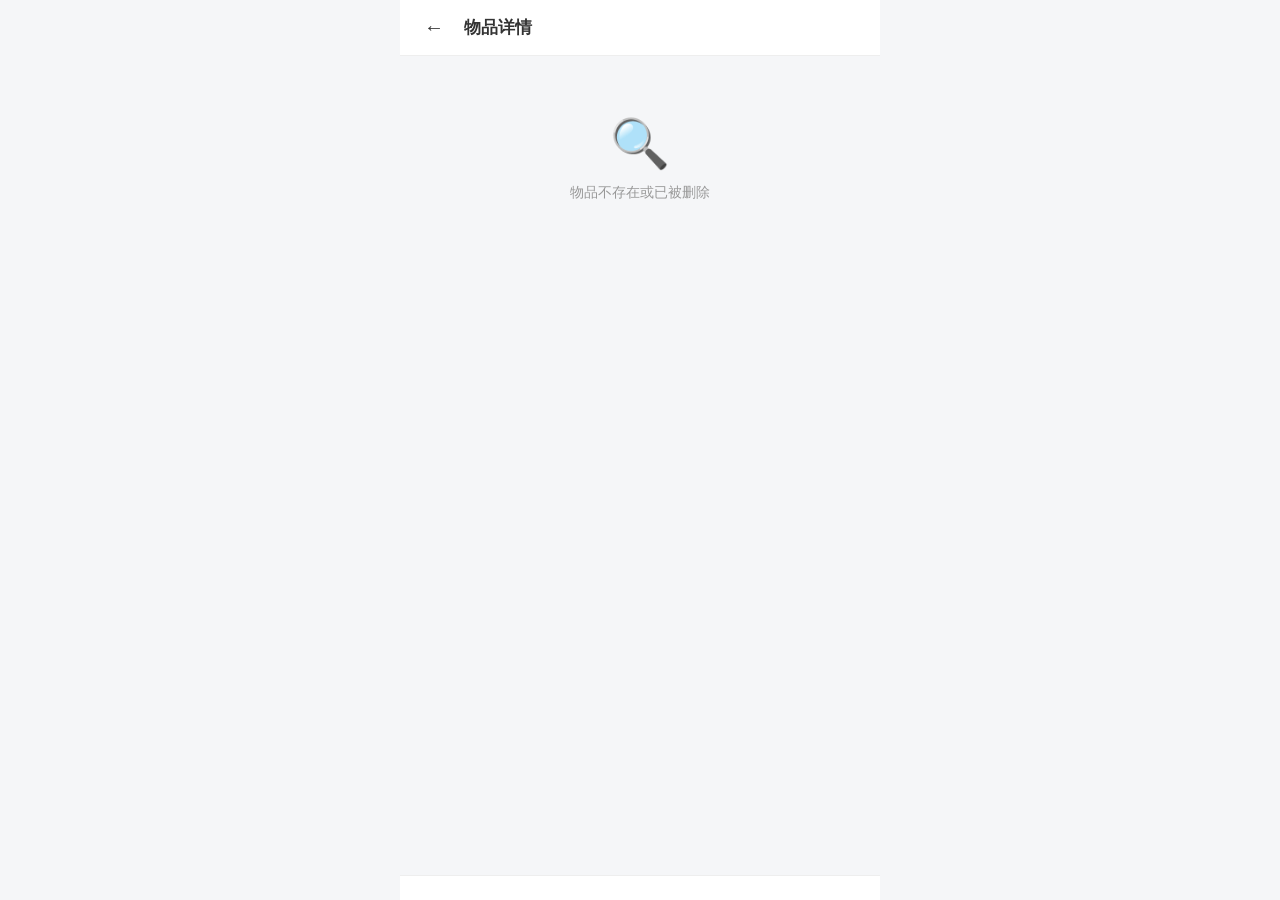
<file: detail.html>
<!DOCTYPE html>
<html lang="zh-CN">
<head>
  <meta charset="UTF-8">
  <meta name="viewport" content="width=device-width, initial-scale=1.0">
  <title>物品详情 - 校园失物招领</title>
  <link rel="stylesheet" href="css/style.css">
</head>
<body data-page="detail">

  <div class="topbar">
    <button class="back-btn" onclick="history.back()">←</button>
    <span class="title">物品详情</span>
  </div>

  <div id="detailRoot"></div>

  <div class="bottom-actions" id="detailActions"></div>

  <script src="js/data.js"></script>
  <script src="js/app.js"></script>
</body>
</html>
</file>
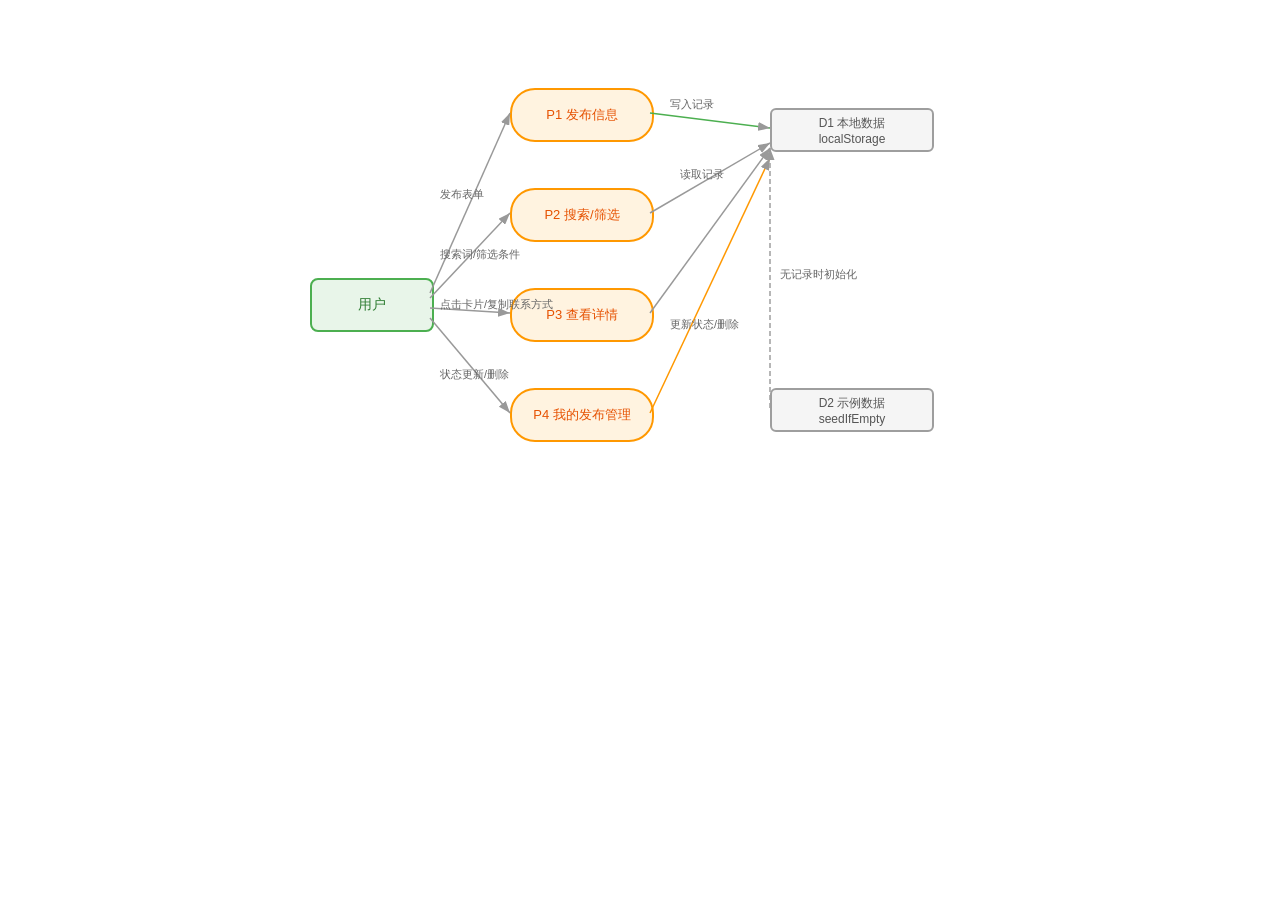
<file: DFD图.html>
<!DOCTYPE html>
<html lang="zh-CN">
<head>
<meta charset="UTF-8">
<style>
body { font-family: "PingFang SC", "Microsoft YaHei", sans-serif; background: #fff; padding: 40px; }
.dfd { position: relative; width: 700px; height: 520px; margin: 0 auto; }
.entity {
  position: absolute;
  width: 120px; height: 50px;
  border: 2px solid #4CAF50; border-radius: 8px;
  display: flex; align-items: center; justify-content: center;
  font-size: 14px; color: #2e7d32; background: #e8f5e9;
  font-weight: 500;
}
.process {
  position: absolute;
  width: 140px; height: 50px;
  border: 2px solid #FF9800; border-radius: 25px;
  display: flex; align-items: center; justify-content: center;
  font-size: 13px; color: #e65100; background: #fff3e0;
  text-align: center;
}
.data-store {
  position: absolute;
  width: 160px; height: 40px;
  border: 2px solid #9e9e9e; border-radius: 6px;
  display: flex; align-items: center; justify-content: center;
  font-size: 12px; color: #555; background: #f5f5f5;
}
.arrow { position: absolute; font-size: 11px; color: #666; }
.label { font-size: 11px; fill: #666; }
</style>
</head>
<body>
<div class="dfd">
  <!-- 外部实体：用户 -->
  <div class="entity" style="left: 20px; top: 230px;">用户</div>

  <!-- 处理过程 -->
  <div class="process" style="left: 220px; top: 40px;">P1 发布信息</div>
  <div class="process" style="left: 220px; top: 140px;">P2 搜索/筛选</div>
  <div class="process" style="left: 220px; top: 240px;">P3 查看详情</div>
  <div class="process" style="left: 220px; top: 340px;">P4 我的发布管理</div>

  <!-- 数据存储 -->
  <div class="data-store" style="left: 480px; top: 60px;">D1 本地数据<br>localStorage</div>
  <div class="data-store" style="left: 480px; top: 340px;">D2 示例数据<br>seedIfEmpty</div>

  <!-- 连线说明用 SVG -->
  <svg style="position:absolute; top:0; left:0; width:700px; height:520px;" viewBox="0 0 700 520">
    <!-- 用户 → P1 -->
    <line x1="140" y1="245" x2="220" y2="65" stroke="#999" stroke-width="1.5" marker-end="url(#arr)"/>
    <text x="150" y="150" class="label">发布表单</text>

    <!-- 用户 → P2 -->
    <line x1="140" y1="250" x2="220" y2="165" stroke="#999" stroke-width="1.5" marker-end="url(#arr)"/>
    <text x="150" y="210" class="label">搜索词/筛选条件</text>

    <!-- 用户 → P3 -->
    <line x1="140" y1="260" x2="220" y2="265" stroke="#999" stroke-width="1.5" marker-end="url(#arr)"/>
    <text x="150" y="260" class="label">点击卡片/复制联系方式</text>

    <!-- 用户 → P4 -->
    <line x1="140" y1="270" x2="220" y2="365" stroke="#999" stroke-width="1.5" marker-end="url(#arr)"/>
    <text x="150" y="330" class="label">状态更新/删除</text>

    <!-- P1 → D1 -->
    <line x1="360" y1="65" x2="480" y2="80" stroke="#4CAF50" stroke-width="1.5" marker-end="url(#arr)"/>
    <text x="380" y="60" class="label">写入记录</text>

    <!-- P2 → D1 -->
    <line x1="360" y1="165" x2="480" y2="95" stroke="#999" stroke-width="1.5" marker-end="url(#arr)"/>
    <text x="390" y="130" class="label">读取记录</text>

    <!-- P3 → D1 -->
    <line x1="360" y1="265" x2="480" y2="100" stroke="#999" stroke-width="1.5" marker-end="url(#arr)"/>

    <!-- P4 → D1 -->
    <line x1="360" y1="365" x2="480" y2="110" stroke="#FF9800" stroke-width="1.5" marker-end="url(#arr)"/>
    <text x="380" y="280" class="label">更新状态/删除</text>

    <!-- D2 → D1 -->
    <line x1="480" y1="360" x2="480" y2="100" stroke="#9e9e9e" stroke-width="1.5" stroke-dasharray="5,3" marker-end="url(#arr)"/>
    <text x="490" y="230" class="label">无记录时初始化</text>

    <defs>
      <marker id="arr" markerWidth="8" markerHeight="6" refX="8" refY="3" orient="auto">
        <path d="M0,0 L8,3 L0,6 Z" fill="#999"/>
      </marker>
    </defs>
  </svg>
</div>
</body>
</html>
</file>
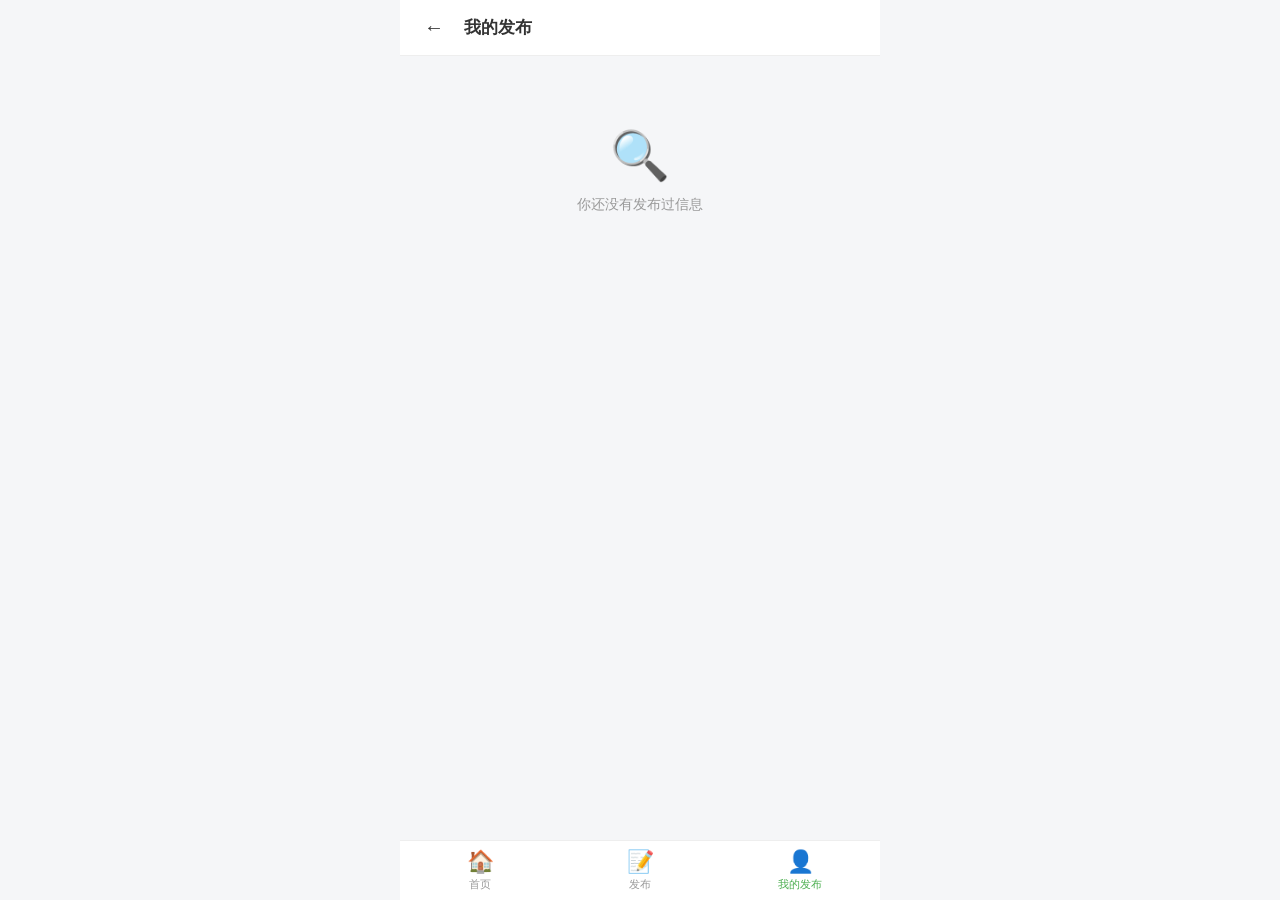
<file: my.html>
<!DOCTYPE html>
<html lang="zh-CN">
<head>
  <meta charset="UTF-8">
  <meta name="viewport" content="width=device-width, initial-scale=1.0">
  <title>我的发布 - 校园失物招领</title>
  <link rel="stylesheet" href="css/style.css">
</head>
<body data-page="my">

  <div class="topbar">
    <button class="back-btn" onclick="history.back()">←</button>
    <span class="title">我的发布</span>
  </div>

  <div class="item-list" id="myList" style="margin-top:12px;"></div>

  <nav class="bottom-nav">
    <a class="nav-item" href="index.html">
      <span class="nav-icon">🏠</span>首页
    </a>
    <a class="nav-item" href="publish.html">
      <span class="nav-icon">📝</span>发布
    </a>
    <a class="nav-item active" href="my.html">
      <span class="nav-icon">👤</span>我的发布
    </a>
  </nav>

  <script src="js/data.js"></script>
  <script src="js/app.js"></script>
</body>
</html>
</file>
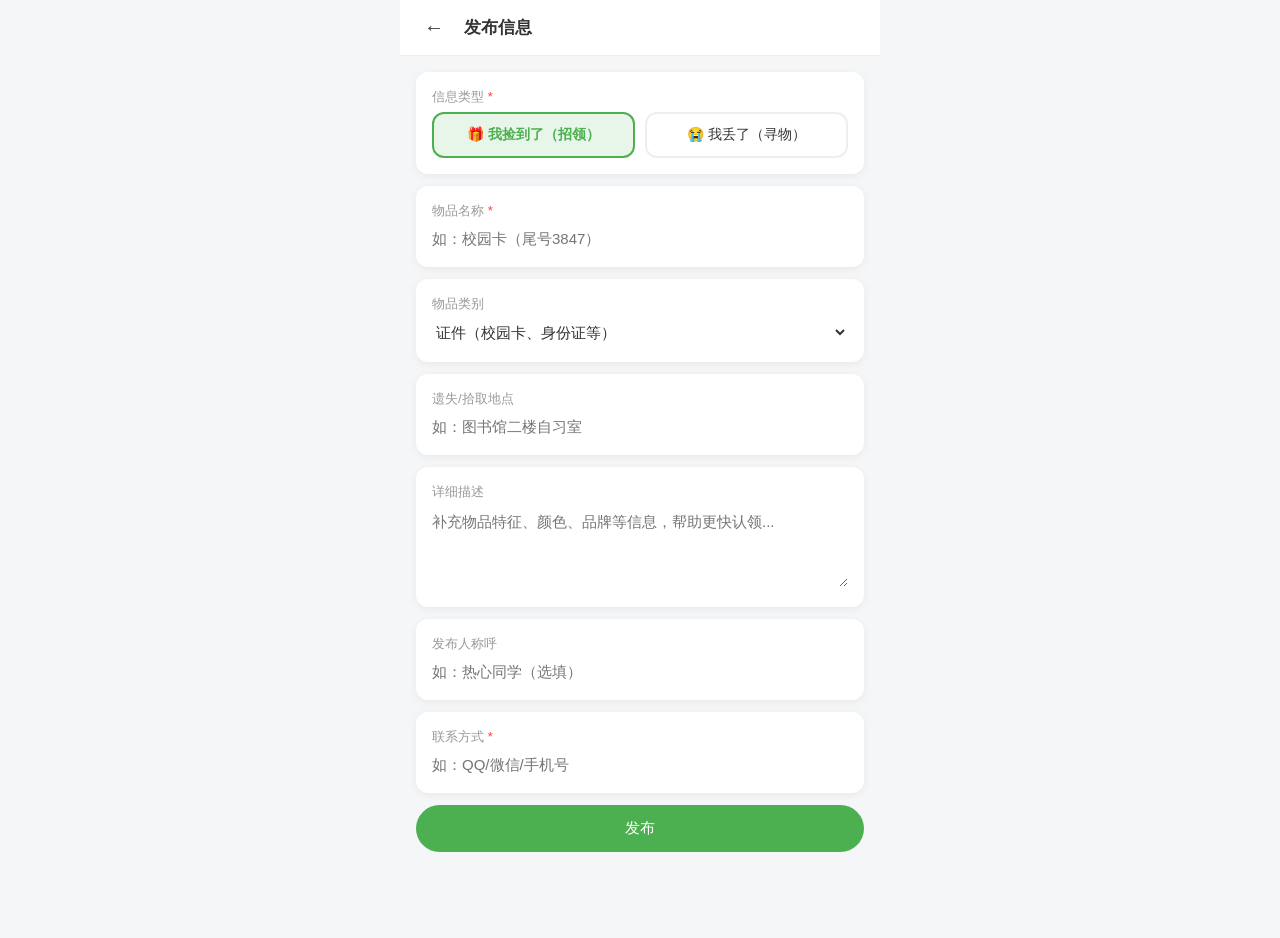
<file: publish.html>
<!DOCTYPE html>
<html lang="zh-CN">
<head>
  <meta charset="UTF-8">
  <meta name="viewport" content="width=device-width, initial-scale=1.0">
  <title>发布信息 - 校园失物招领</title>
  <link rel="stylesheet" href="css/style.css">
</head>
<body data-page="publish">

  <div class="topbar">
    <button class="back-btn" onclick="history.back()">←</button>
    <span class="title">发布信息</span>
  </div>

  <form class="form-page" id="publishForm">

    <div class="form-group">
      <label>信息类型 <span class="req">*</span></label>
      <div class="type-selector">
        <div class="type-option found" data-type="found">🎁 我捡到了（招领）</div>
        <div class="type-option lost" data-type="lost">😭 我丢了（寻物）</div>
      </div>
    </div>

    <div class="form-group">
      <label>物品名称 <span class="req">*</span></label>
      <input type="text" id="title" placeholder="如：校园卡（尾号3847）" required>
    </div>

    <div class="form-group">
      <label>物品类别</label>
      <select id="category">
        <option value="证件">证件（校园卡、身份证等）</option>
        <option value="电子产品">电子产品（手机、耳机等）</option>
        <option value="钥匙">钥匙</option>
        <option value="书籍">书籍</option>
        <option value="生活用品">生活用品（伞、水杯等）</option>
        <option value="其他">其他</option>
      </select>
    </div>

    <div class="form-group">
      <label>遗失/拾取地点</label>
      <input type="text" id="location" placeholder="如：图书馆二楼自习室">
    </div>

    <div class="form-group">
      <label>详细描述</label>
      <textarea id="description" placeholder="补充物品特征、颜色、品牌等信息，帮助更快认领..."></textarea>
    </div>

    <div class="form-group">
      <label>发布人称呼</label>
      <input type="text" id="author" placeholder="如：热心同学（选填）">
    </div>

    <div class="form-group">
      <label>联系方式 <span class="req">*</span></label>
      <input type="text" id="contact" placeholder="如：QQ/微信/手机号" required>
    </div>

    <button type="submit" class="btn btn-primary" style="width:100%;padding:14px;">发布</button>
  </form>

  <script src="js/data.js"></script>
  <script src="js/app.js"></script>
</body>
</html>
</file>
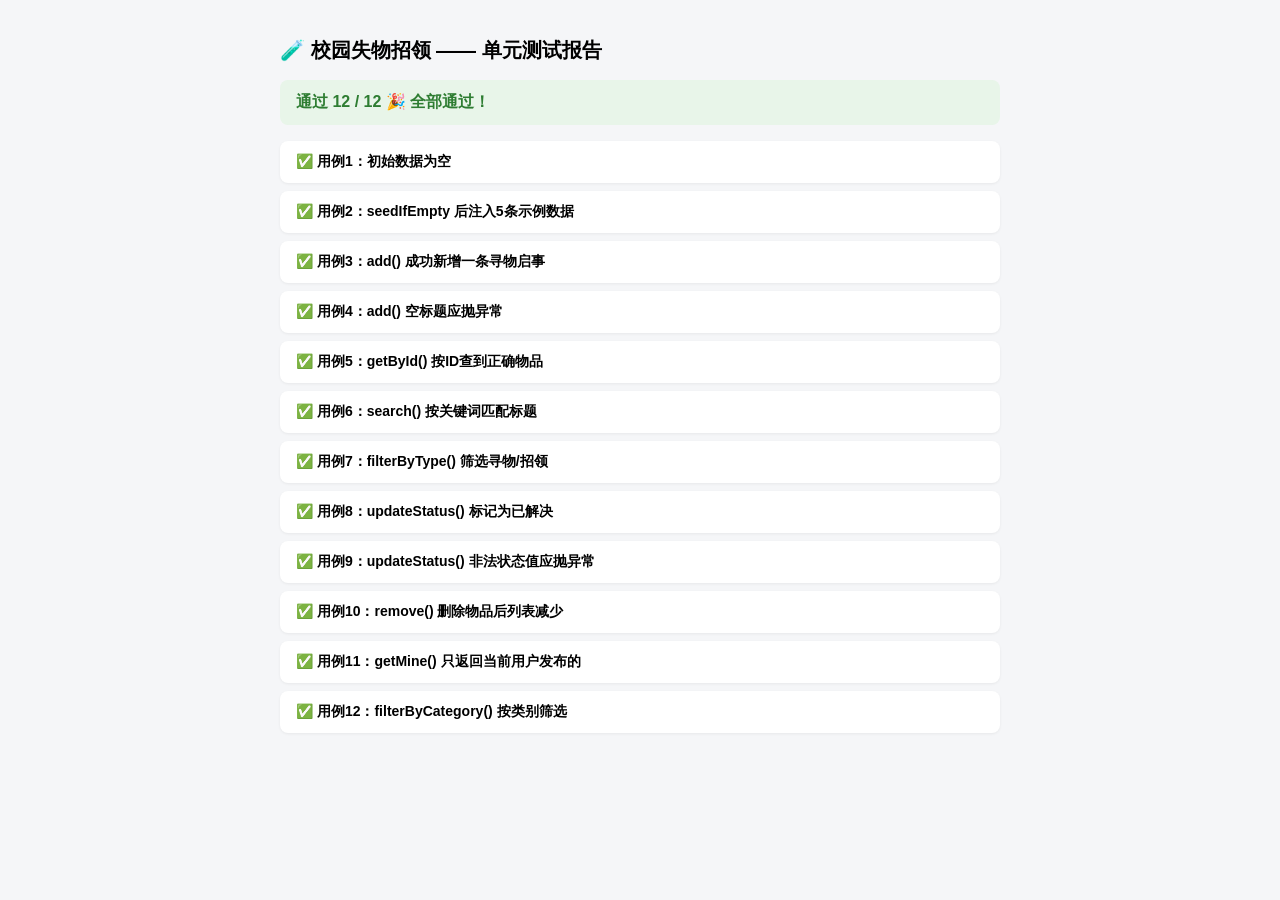
<file: tests.html>
<!DOCTYPE html>
<html lang="zh-CN">
<head>
  <meta charset="UTF-8">
  <meta name="viewport" content="width=device-width, initial-scale=1.0">
  <title>单元测试 - 校园失物招领</title>
  <style>
    body { font-family: -apple-system, "PingFang SC", "Microsoft YaHei", sans-serif;
           max-width: 720px; margin: 0 auto; padding: 24px; background: #f5f6f8; }
    h1 { font-size: 20px; margin-bottom: 16px; }
    .summary { padding: 12px 16px; border-radius: 8px; margin-bottom: 16px; font-weight: 600; }
    .summary.pass { background: #e8f5e9; color: #2e7d32; }
    .summary.fail { background: #ffebee; color: #c62828; }
    .test-case { background: #fff; border-radius: 8px; padding: 12px 16px;
                 margin-bottom: 8px; box-shadow: 0 1px 3px rgba(0,0,0,0.06); }
    .test-name { font-weight: 600; font-size: 14px; }
    .test-result { font-size: 13px; margin-top: 4px; }
    .test-result.pass { color: #2e7d32; }
    .test-result.fail { color: #c62828; }
    .test-detail { font-size: 12px; color: #999; margin-top: 2px; }
  </style>
</head>
<body>
  <h1>🧪 校园失物招领 —— 单元测试报告</h1>
  <div id="summary"></div>
  <div id="results"></div>

  <script src="js/data.js"></script>
  <script>
  (function () {
    var LF = window.LostFound;
    var results = [];

    function assert(cond, msg) {
      if (!cond) throw new Error(msg || '断言失败');
    }

    function test(name, fn) {
      try {
        // 每个用例前重置数据，保证独立性
        LF._reset();
        fn();
        results.push({ name: name, pass: true, detail: '' });
      } catch (e) {
        results.push({ name: name, pass: false, detail: e.message });
      }
    }

    /* ---------- 测试用例 ---------- */

    // 1. 初始为空
    test('用例1：初始数据为空', function () {
      assert(LF.getAll().length === 0, '初始化后列表应为空');
    });

    // 2. seedIfEmpty 后有示例数据
    test('用例2：seedIfEmpty 后注入5条示例数据', function () {
      LF.seedIfEmpty();
      assert(LF.getAll().length === 5, '应有5条数据，实际 ' + LF.getAll().length);
    });

    // 3. add 新增物品
    test('用例3：add() 成功新增一条寻物启事', function () {
      var item = LF.add({
        type: 'lost', title: '测试钱包', contact: 'QQ111'
      });
      assert(item.id, '应生成id');
      assert(item.type === 'lost', '类型应为lost');
      assert(item.status === 'active', '新发布状态应为active');
      assert(LF.getAll().length === 1, '列表应有1条');
    });

    // 4. add 空标题抛异常
    test('用例4：add() 空标题应抛异常', function () {
      var threw = false;
      try { LF.add({ type: 'found', title: '   ' }); }
      catch (e) { threw = true; }
      assert(threw, '空标题应抛出异常');
    });

    // 5. getById 查询
    test('用例5：getById() 按ID查到正确物品', function () {
      var item = LF.add({ type: 'found', title: '保温杯', contact: 'wx1' });
      var found = LF.getById(item.id);
      assert(found !== null, '应查到物品');
      assert(found.title === '保温杯', '标题应匹配');
      var missing = LF.getById('not_exist_id');
      assert(missing === null, '不存在的id应返回null');
    });

    // 6. search 关键词搜索
    test('用例6：search() 按关键词匹配标题', function () {
      LF.add({ type: 'found', title: '黑色雨伞', location: '教学楼' });
      LF.add({ type: 'lost', title: '校园卡', location: '图书馆' });
      LF.add({ type: 'lost', title: 'AirPods', location: '食堂' });
      var r1 = LF.search('雨伞');
      assert(r1.length === 1 && r1[0].title === '黑色雨伞', '应搜到1条雨伞');
      var r2 = LF.search('食堂');
      assert(r2.length === 1, '按地点"食堂"应搜到1条');
      var r3 = LF.search('');
      assert(r3.length === 3, '空关键词应返回全部');
    });

    // 7. filterByType 类型筛选
    test('用例7：filterByType() 筛选寻物/招领', function () {
      LF.add({ type: 'found', title: 'A', contact: 'c' });
      LF.add({ type: 'found', title: 'B', contact: 'c' });
      LF.add({ type: 'lost', title: 'C', contact: 'c' });
      assert(LF.filterByType('found').length === 2, '招领应有2条');
      assert(LF.filterByType('lost').length === 1, '寻物应有1条');
      assert(LF.filterByType('all').length === 3, '全部应有3条');
    });

    // 8. updateStatus 状态更新
    test('用例8：updateStatus() 标记为已解决', function () {
      var item = LF.add({ type: 'lost', title: '手机', contact: 'qq' });
      var updated = LF.updateStatus(item.id, 'resolved');
      assert(updated.status === 'resolved', '状态应为resolved');
      var again = LF.getById(item.id);
      assert(again.status === 'resolved', '重新查询状态应持久化');
    });

    // 9. updateStatus 非法状态抛异常
    test('用例9：updateStatus() 非法状态值应抛异常', function () {
      var item = LF.add({ type: 'found', title: '钥匙', contact: 'wx' });
      var threw = false;
      try { LF.updateStatus(item.id, 'bad_status'); }
      catch (e) { threw = true; }
      assert(threw, '非法状态应抛异常');
    });

    // 10. remove 删除
    test('用例10：remove() 删除物品后列表减少', function () {
      var item = LF.add({ type: 'found', title: '待删物品', contact: 'x' });
      var before = LF.getAll().length;
      LF.remove(item.id);
      assert(LF.getAll().length === before - 1, '删除后列表应少1条');
      assert(LF.getById(item.id) === null, '删除后查不到');
    });

    // 11. getMine 我的发布
    test('用例11：getMine() 只返回当前用户发布的', function () {
      LF.add({ type: 'lost', title: '我的东西', contact: 'me' });
      var mine = LF.getMine();
      assert(mine.length === 1, '我发布的应有1条');
      assert(mine[0].title === '我的东西', '标题应匹配');
    });

    // 12. filterByCategory 类别筛选
    test('用例12：filterByCategory() 按类别筛选', function () {
      LF.add({ type: 'found', title: '饭卡', category: '证件', contact: 'a' });
      LF.add({ type: 'lost', title: '耳机', category: '电子产品', contact: 'b' });
      assert(LF.filterByCategory('证件').length === 1, '证件类应有1条');
      assert(LF.filterByCategory('电子产品').length === 1, '电子类应有1条');
      assert(LF.filterByCategory('其他').length === 0, '其他类应为0条');
    });

    /* ---------- 渲染结果 ---------- */
    var passCount = results.filter(function (r) { return r.pass; }).length;
    var failCount = results.length - passCount;
    var summaryEl = document.getElementById('summary');
    summaryEl.className = 'summary ' + (failCount === 0 ? 'pass' : 'fail');
    summaryEl.textContent = '通过 ' + passCount + ' / ' + results.length +
      (failCount === 0 ? ' 🎉 全部通过！' : '，失败 ' + failCount + ' 个');

    document.getElementById('results').innerHTML = results.map(function (r) {
      return '<div class="test-case">' +
        '<div class="test-name">' + (r.pass ? '✅' : '❌') + ' ' + r.name + '</div>' +
        (r.pass ? '' : '<div class="test-result fail">失败：' + r.detail + '</div>') +
      '</div>';
    }).join('');
  })();
  </script>
</body>
</html>
</file>
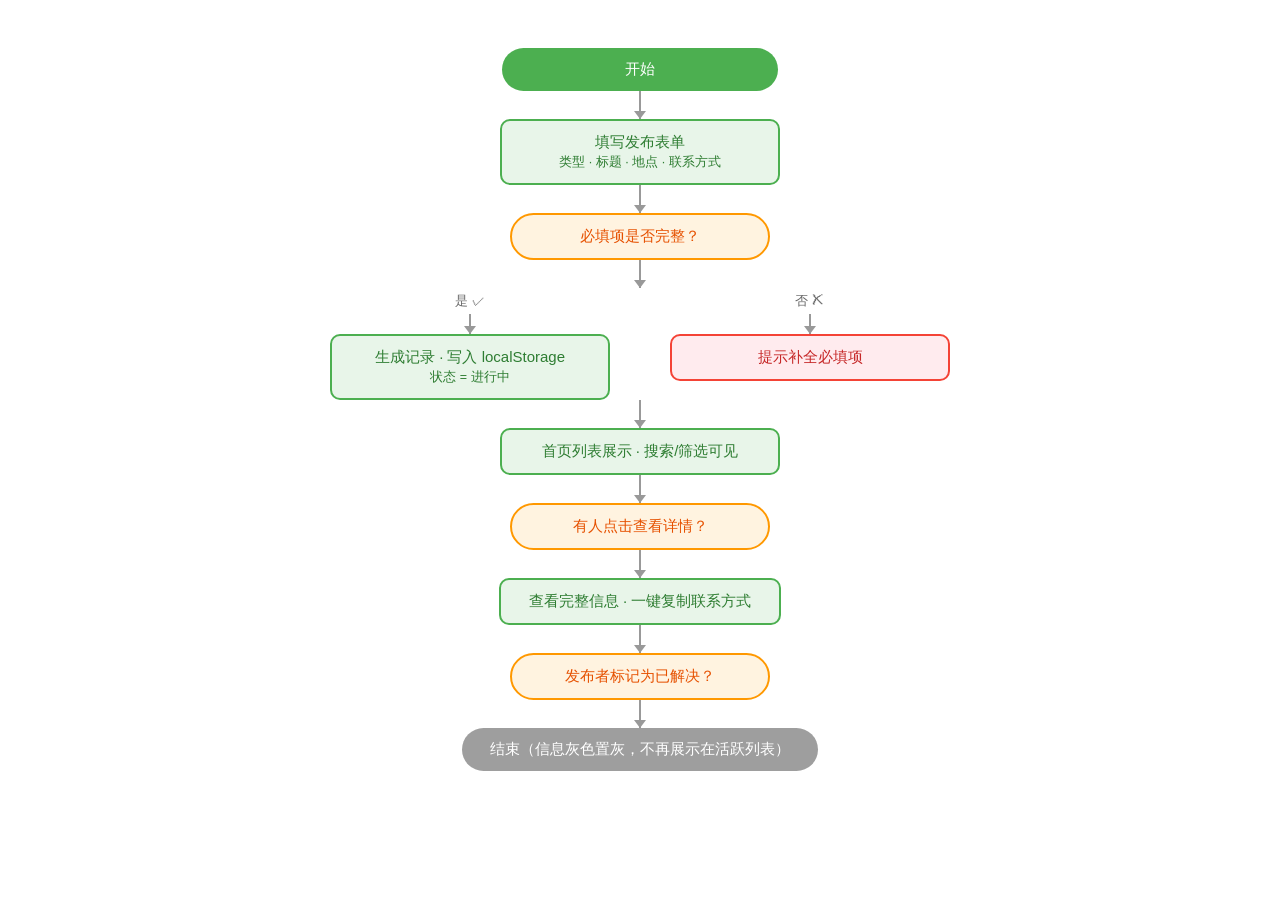
<file: 流程图.html>
<!DOCTYPE html>
<html lang="zh-CN">
<head>
<meta charset="UTF-8">
<style>
body { font-family: "PingFang SC", "Microsoft YaHei", sans-serif; background: #fff; padding: 40px; }
.flowchart { display: flex; flex-direction: column; align-items: center; gap: 0; }
.node {
  padding: 12px 28px;
  border-radius: 10px;
  font-size: 15px;
  font-weight: 500;
  text-align: center;
  min-width: 220px;
}
.node.start { background: #4CAF50; color: #fff; border-radius: 30px; }
.node.process { background: #e8f5e9; border: 2px solid #4CAF50; color: #2e7d32; }
.node.decision {
  background: #fff3e0; border: 2px solid #FF9800; color: #e65100;
  border-radius: 50px; min-width: 200px;
}
.node.end { background: #9e9e9e; color: #fff; border-radius: 30px; }
.arrow {
  width: 2px; height: 28px; background: #999; position: relative;
}
.arrow::after {
  content: ''; position: absolute; bottom: 0; left: 50%;
  transform: translateX(-50%);
  border-left: 6px solid transparent; border-right: 6px solid transparent;
  border-top: 8px solid #999;
}
.arrow-label {
  position: absolute; left: 16px; top: 8px; font-size: 12px; color: #666; white-space: nowrap;
}
.branch-row { display: flex; gap: 60px; align-items: flex-start; }
.branch { display: flex; flex-direction: column; align-items: center; }
.branch .arrow { height: 20px; }
.label { font-size: 13px; color: #666; margin: 4px 0; }
</style>
</head>
<body>
<div class="flowchart">
  <div class="node start">开始</div>
  <div class="arrow"></div>
  <div class="node process">填写发布表单<br><small>类型 · 标题 · 地点 · 联系方式</small></div>
  <div class="arrow"></div>
  <div class="node decision">必填项是否完整？</div>
  <div class="arrow"></div>
  <div class="branch-row">
    <div class="branch">
      <div class="label">是 ✓</div>
      <div class="arrow"></div>
      <div class="node process">生成记录 · 写入 localStorage<br><small>状态 = 进行中</small></div>
    </div>
    <div class="branch">
      <div class="label">否 ✗</div>
      <div class="arrow"></div>
      <div class="node process" style="border-color:#f44336;background:#ffebee;color:#c62828">提示补全必填项</div>
    </div>
  </div>
  <div class="arrow"></div>
  <div class="node process">首页列表展示 · 搜索/筛选可见</div>
  <div class="arrow"></div>
  <div class="node decision">有人点击查看详情？</div>
  <div class="arrow"></div>
  <div class="node process">查看完整信息 · 一键复制联系方式</div>
  <div class="arrow"></div>
  <div class="node decision">发布者标记为已解决？</div>
  <div class="arrow"></div>
  <div class="node end">结束（信息灰色置灰，不再展示在活跃列表）</div>
</div>
</body>
</html>
</file>
<file: css/style.css>
/* ===== 全局 ===== */
:root {
  --green: #4CAF50;
  --green-light: #e8f5e9;
  --orange: #FF9800;
  --orange-light: #fff3e0;
  --bg: #f5f6f8;
  --card: #ffffff;
  --text: #333333;
  --text-sub: #999999;
  --border: #eeeeee;
  --radius: 12px;
  --shadow: 0 2px 8px rgba(0,0,0,0.06);
}

* { margin: 0; padding: 0; box-sizing: border-box; }

body {
  font-family: -apple-system, BlinkMacSystemFont, "Segoe UI", "PingFang SC",
    "Hiragino Sans GB", "Microsoft YaHei", sans-serif;
  background: var(--bg);
  color: var(--text);
  max-width: 480px;
  margin: 0 auto;
  min-height: 100vh;
  padding-bottom: 70px; /* 底部导航占位 */
}

a { text-decoration: none; color: inherit; }
button { font-family: inherit; cursor: pointer; border: none; outline: none; }
input, select, textarea { font-family: inherit; outline: none; }

/* ===== 顶部栏 ===== */
.topbar {
  position: sticky;
  top: 0;
  z-index: 100;
  background: var(--card);
  padding: 12px 16px;
  display: flex;
  align-items: center;
  gap: 12px;
  border-bottom: 1px solid var(--border);
}
.topbar .back-btn {
  font-size: 20px;
  color: var(--text);
  background: none;
  padding: 4px 8px;
}
.topbar .title {
  font-size: 17px;
  font-weight: 600;
  flex: 1;
}

/* ===== 搜索栏 ===== */
.search-bar {
  display: flex;
  align-items: center;
  background: #f0f1f3;
  border-radius: 20px;
  padding: 8px 14px;
  margin: 12px 16px;
  gap: 8px;
}
.search-bar .icon { color: var(--text-sub); font-size: 15px; }
.search-bar input {
  flex: 1;
  border: none;
  background: transparent;
  font-size: 14px;
  color: var(--text);
}
.search-bar input::placeholder { color: var(--text-sub); }

/* ===== Tab 切换 ===== */
.tabs {
  display: flex;
  background: var(--card);
  margin: 0 16px 12px;
  border-radius: var(--radius);
  overflow: hidden;
}
.tab {
  flex: 1;
  text-align: center;
  padding: 10px 0;
  font-size: 14px;
  color: var(--text-sub);
  background: none;
  border-bottom: 2px solid transparent;
  transition: all .2s;
}
.tab.active {
  color: var(--green);
  font-weight: 600;
  border-bottom-color: var(--green);
}

/* ===== 分类筛选 chips ===== */
.chip-row {
  display: flex;
  gap: 8px;
  padding: 0 16px 12px;
  overflow-x: auto;
  -webkit-overflow-scrolling: touch;
}
.chip-row::-webkit-scrollbar { display: none; }
.chip {
  flex-shrink: 0;
  padding: 5px 14px;
  border-radius: 16px;
  background: var(--card);
  font-size: 12px;
  color: var(--text-sub);
  border: 1px solid var(--border);
}
.chip.active {
  background: var(--green);
  color: #fff;
  border-color: var(--green);
}

/* ===== 物品卡片列表 ===== */
.item-list { padding: 0 16px; }
.item-card {
  display: flex;
  gap: 12px;
  background: var(--card);
  border-radius: var(--radius);
  padding: 12px;
  margin-bottom: 10px;
  box-shadow: var(--shadow);
  align-items: flex-start;
  transition: transform .1s;
}
.item-card:active { transform: scale(0.98); }

.item-thumb {
  width: 64px;
  height: 64px;
  border-radius: 8px;
  flex-shrink: 0;
  display: flex;
  align-items: center;
  justify-content: center;
  color: rgba(255,255,255,0.85);
  font-size: 13px;
  font-weight: bold;
  letter-spacing: 2px;
}
.item-thumb.found { background: var(--green); }
.item-thumb.lost  { background: var(--orange); }
.item-thumb.resolved { background: #b0b0b0; }

.item-info { flex: 1; min-width: 0; }
.item-title {
  font-size: 15px;
  font-weight: 600;
  margin-bottom: 4px;
  white-space: nowrap;
  overflow: hidden;
  text-overflow: ellipsis;
}
.item-tags { display: flex; align-items: center; gap: 6px; margin-bottom: 4px; }
.badge {
  font-size: 11px;
  padding: 2px 8px;
  border-radius: 4px;
  font-weight: 500;
}
.badge.found { background: var(--green-light); color: var(--green); }
.badge.lost  { background: var(--orange-light); color: var(--orange); }
.badge.resolved { background: #f0f0f0; color: #999; }
.item-location {
  font-size: 12px;
  color: var(--text-sub);
  margin-bottom: 4px;
}
.item-date {
  font-size: 11px;
  color: #bbb;
  display: flex;
  align-items: center;
  gap: 4px;
}
.item-right {
  text-align: right;
  flex-shrink: 0;
}
.resolved-tag {
  font-size: 11px;
  color: var(--green);
  margin-top: 4px;
}

/* ===== 空状态 ===== */
.empty-state {
  text-align: center;
  padding: 60px 20px;
  color: var(--text-sub);
}
.empty-state .emoji { font-size: 48px; margin-bottom: 12px; }
.empty-state p { font-size: 14px; }

/* ===== 详情页 ===== */
.detail-hero {
  height: 180px;
  display: flex;
  align-items: center;
  justify-content: center;
  color: rgba(255,255,255,0.9);
  font-size: 22px;
  font-weight: bold;
  letter-spacing: 4px;
}
.detail-hero.found { background: var(--green); }
.detail-hero.lost  { background: var(--orange); }
.detail-hero.resolved { background: #9e9e9e; }

.detail-body { padding: 16px; }
.detail-title {
  font-size: 20px;
  font-weight: 700;
  margin-bottom: 8px;
}
.detail-meta {
  display: flex;
  gap: 8px;
  align-items: center;
  margin-bottom: 16px;
  flex-wrap: wrap;
}
.detail-section {
  background: var(--card);
  border-radius: var(--radius);
  padding: 14px;
  margin-bottom: 12px;
  box-shadow: var(--shadow);
}
.detail-section h4 {
  font-size: 13px;
  color: var(--text-sub);
  margin-bottom: 6px;
  font-weight: 500;
}
.detail-section p {
  font-size: 14px;
  line-height: 1.6;
}

.contact-box {
  background: var(--green-light);
  border-radius: var(--radius);
  padding: 14px;
  display: flex;
  align-items: center;
  justify-content: space-between;
  margin-bottom: 12px;
}
.contact-box .contact-text { font-size: 14px; color: var(--text); }
.contact-box .contact-label { font-size: 12px; color: var(--text-sub); margin-bottom: 2px; }
.copy-btn {
  background: var(--green);
  color: #fff;
  padding: 6px 14px;
  border-radius: 16px;
  font-size: 12px;
}

/* ===== 底部操作栏 ===== */
.bottom-actions {
  position: fixed;
  bottom: 0;
  left: 50%;
  transform: translateX(-50%);
  width: 100%;
  max-width: 480px;
  background: var(--card);
  padding: 12px 16px;
  border-top: 1px solid var(--border);
  display: flex;
  gap: 10px;
}
.btn {
  flex: 1;
  padding: 12px;
  border-radius: 24px;
  font-size: 15px;
  font-weight: 500;
  text-align: center;
}
.btn-primary { background: var(--green); color: #fff; }
.btn-warning { background: var(--orange); color: #fff; }
.btn-outline {
  background: transparent;
  border: 1px solid #ddd;
  color: var(--text);
}
.btn:disabled { opacity: 0.5; cursor: not-allowed; }

/* ===== 表单页 ===== */
.form-page { padding: 16px; }
.form-group {
  background: var(--card);
  border-radius: var(--radius);
  padding: 16px;
  margin-bottom: 12px;
  box-shadow: var(--shadow);
}
.form-group label {
  display: block;
  font-size: 13px;
  color: var(--text-sub);
  margin-bottom: 6px;
}
.form-group label .req { color: #f44336; }
.form-group input,
.form-group select,
.form-group textarea {
  width: 100%;
  border: none;
  background: transparent;
  font-size: 15px;
  color: var(--text);
  padding: 4px 0;
}
.form-group textarea { resize: vertical; min-height: 80px; line-height: 1.5; }

.type-selector {
  display: flex;
  gap: 10px;
}
.type-option {
  flex: 1;
  text-align: center;
  padding: 12px;
  border-radius: var(--radius);
  border: 2px solid var(--border);
  font-size: 14px;
  cursor: pointer;
  background: var(--card);
  transition: all .2s;
}
.type-option.selected.found {
  border-color: var(--green);
  background: var(--green-light);
  color: var(--green);
  font-weight: 600;
}
.type-option.selected.lost {
  border-color: var(--orange);
  background: var(--orange-light);
  color: var(--orange);
  font-weight: 600;
}

/* ===== 底部导航 ===== */
.bottom-nav {
  position: fixed;
  bottom: 0;
  left: 50%;
  transform: translateX(-50%);
  width: 100%;
  max-width: 480px;
  background: var(--card);
  border-top: 1px solid var(--border);
  display: flex;
  z-index: 100;
}
.nav-item {
  flex: 1;
  text-align: center;
  padding: 8px 0;
  font-size: 11px;
  color: var(--text-sub);
}
.nav-item .nav-icon { font-size: 22px; display: block; margin-bottom: 2px; }
.nav-item.active { color: var(--green); }

/* ===== 发布按钮（悬浮） ===== */
.fab {
  position: fixed;
  bottom: 80px;
  right: calc(50% - 240px + 20px);
  width: 52px;
  height: 52px;
  border-radius: 50%;
  background: var(--green);
  color: #fff;
  font-size: 28px;
  box-shadow: 0 4px 12px rgba(76,175,80,0.4);
  display: flex;
  align-items: center;
  justify-content: center;
  z-index: 90;
}

/* ===== Toast ===== */
.toast {
  position: fixed;
  top: 50%;
  left: 50%;
  transform: translate(-50%, -50%);
  background: rgba(0,0,0,0.75);
  color: #fff;
  padding: 10px 20px;
  border-radius: 8px;
  font-size: 14px;
  z-index: 999;
  opacity: 0;
  transition: opacity .3s;
  pointer-events: none;
}
.toast.show { opacity: 1; }

/* ===== 我的发布卡片 ===== */
.my-card {
  display: flex;
  justify-content: space-between;
  align-items: center;
}
.my-card .item-right {
  display: flex;
  flex-direction: column;
  gap: 6px;
}
.mini-btn {
  font-size: 12px;
  padding: 4px 10px;
  border-radius: 12px;
  border: 1px solid #ddd;
  background: #fff;
  color: var(--text);
}
.mini-btn.solve {
  border-color: var(--green);
  color: var(--green);
}
.mini-btn.danger {
  border-color: #f44336;
  color: #f44336;
}
</file>
